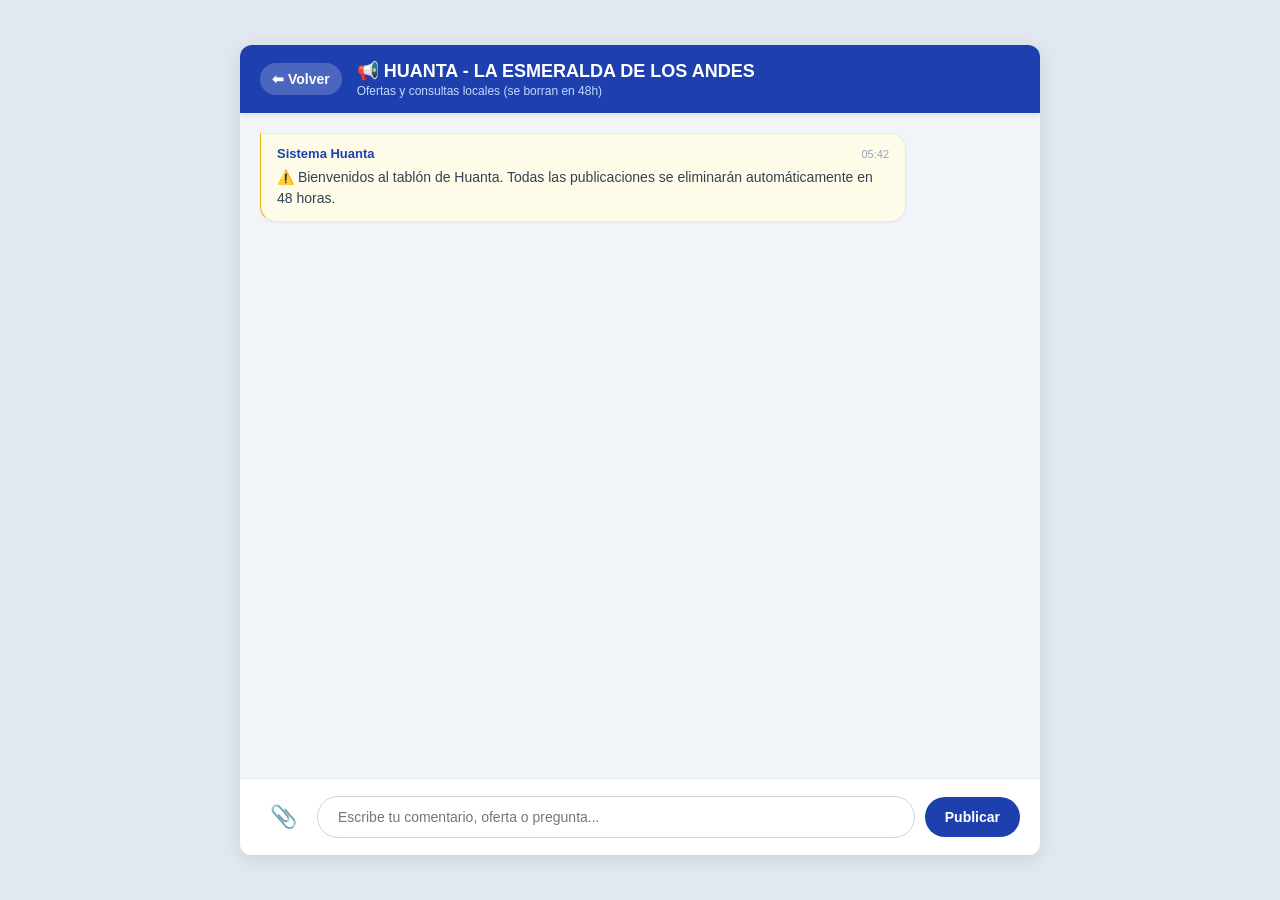
<file: QUINTANA_Marketplace/Chat/Chat.html>
<!DOCTYPE html>
<html lang="es">
<head>
    <meta charset="UTF-8">
    <meta name="viewport" content="width=device-width, initial-scale=1.0">
    <title>Comunidad Huanta</title>
    <link rel="stylesheet" href="Chat.css">
</head>
<body>
    <div class="foro-container">
        
        <header class="foro-header">
            <a href="../index.html" class="btn-volver">⬅ Volver</a>
            <div class="foro-info">
                <h2>📢 HUANTA - LA ESMERALDA DE LOS ANDES </h2>
                <p>Ofertas y consultas locales (se borran en 48h)</p>
            </div>
        </header>

        <main class="foro-mensajes" id="chat-mensajes">
            <!-- Los comentarios aparecerán aquí -->
        </main>

        <footer class="foro-input-area">
            <!-- Etiqueta para mostrar el nombre del archivo seleccionado -->
            <div id="info-archivo" class="info-archivo"></div>
            
            <form id="form-chat">
                <!-- Botón de clip ocultando el input real de archivos -->
                <label for="input-archivo" class="btn-adjuntar" title="Adjuntar foto, video o audio">📎</label>
                <input type="file" id="input-archivo" accept="image/*, video/*, audio/*" hidden>

                <input 
                    type="text" 
                    id="input-mensaje" 
                    placeholder="Escribe tu comentario, oferta o pregunta..." 
                    autocomplete="off"
                >
                <button type="submit" id="btn-enviar">Publicar</button>
            </form>
        </footer>

    </div>

    <script src="Chat.js"></script>
</body>
</html>
</file>
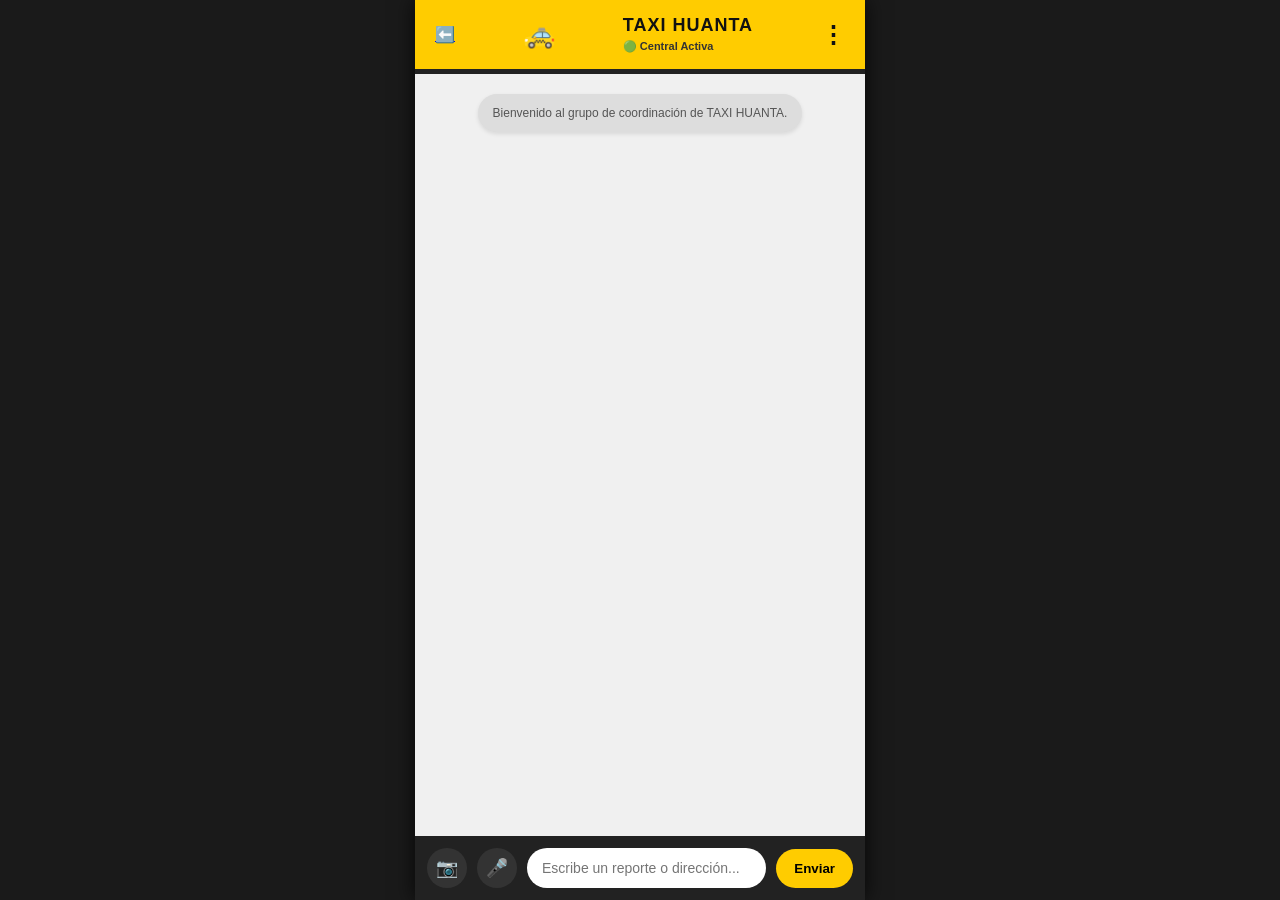
<file: QUINTANA_Marketplace/TAXI_HUANTA/TAXI_HUANTA.html>
<!DOCTYPE html>
<html lang="es">
<head>
    <meta charset="UTF-8">
    <meta name="viewport" content="width=device-width, initial-scale=1.0">
    <title>TAXI HUANTA</title>
    <link rel="stylesheet" href="TAXI_HUANTA.css">
</head>
<body>
    <div class="app-container">
        <!-- Encabezado -->
        <header class="taxi-header">
            <!-- BOTÓN PARA REGRESAR AQUÍ -->
            <a href="../index.html" class="btn-volver-taxi">⬅️</a>
            
            <div class="logo">🚕</div>
            <div class="title-container">
                <h1>TAXI HUANTA</h1>
                <span class="status">🟢 Central Activa</span>
            </div>
            <div class="menu-icon">⋮</div>
        </header>

        <!-- Área de mensajes -->
        <main id="chat-box" class="chat-box">
            <div class="msg system">Bienvenido al grupo de coordinación de TAXI HUANTA.</div>
        </main>

        <!-- Barra de controles -->
        <footer class="input-area">
            <!-- Botones ocultos para subir archivos -->
            <input type="file" id="input-foto" accept="image/*" hidden>
            <input type="file" id="input-audio" accept="audio/*" hidden>

            <button id="btn-foto" class="icon-btn" title="Enviar Foto">📷</button>
            <button id="btn-audio" class="icon-btn" title="Enviar Audio">🎤</button>
            
            <input type="text" id="input-texto" placeholder="Escribe un reporte o dirección...">
            
            <button id="btn-enviar" class="send-btn">Enviar</button>
        </footer>
    </div>
    <script src="TAXI_HUANTA.js"></script>
</body>
</html>
</file>
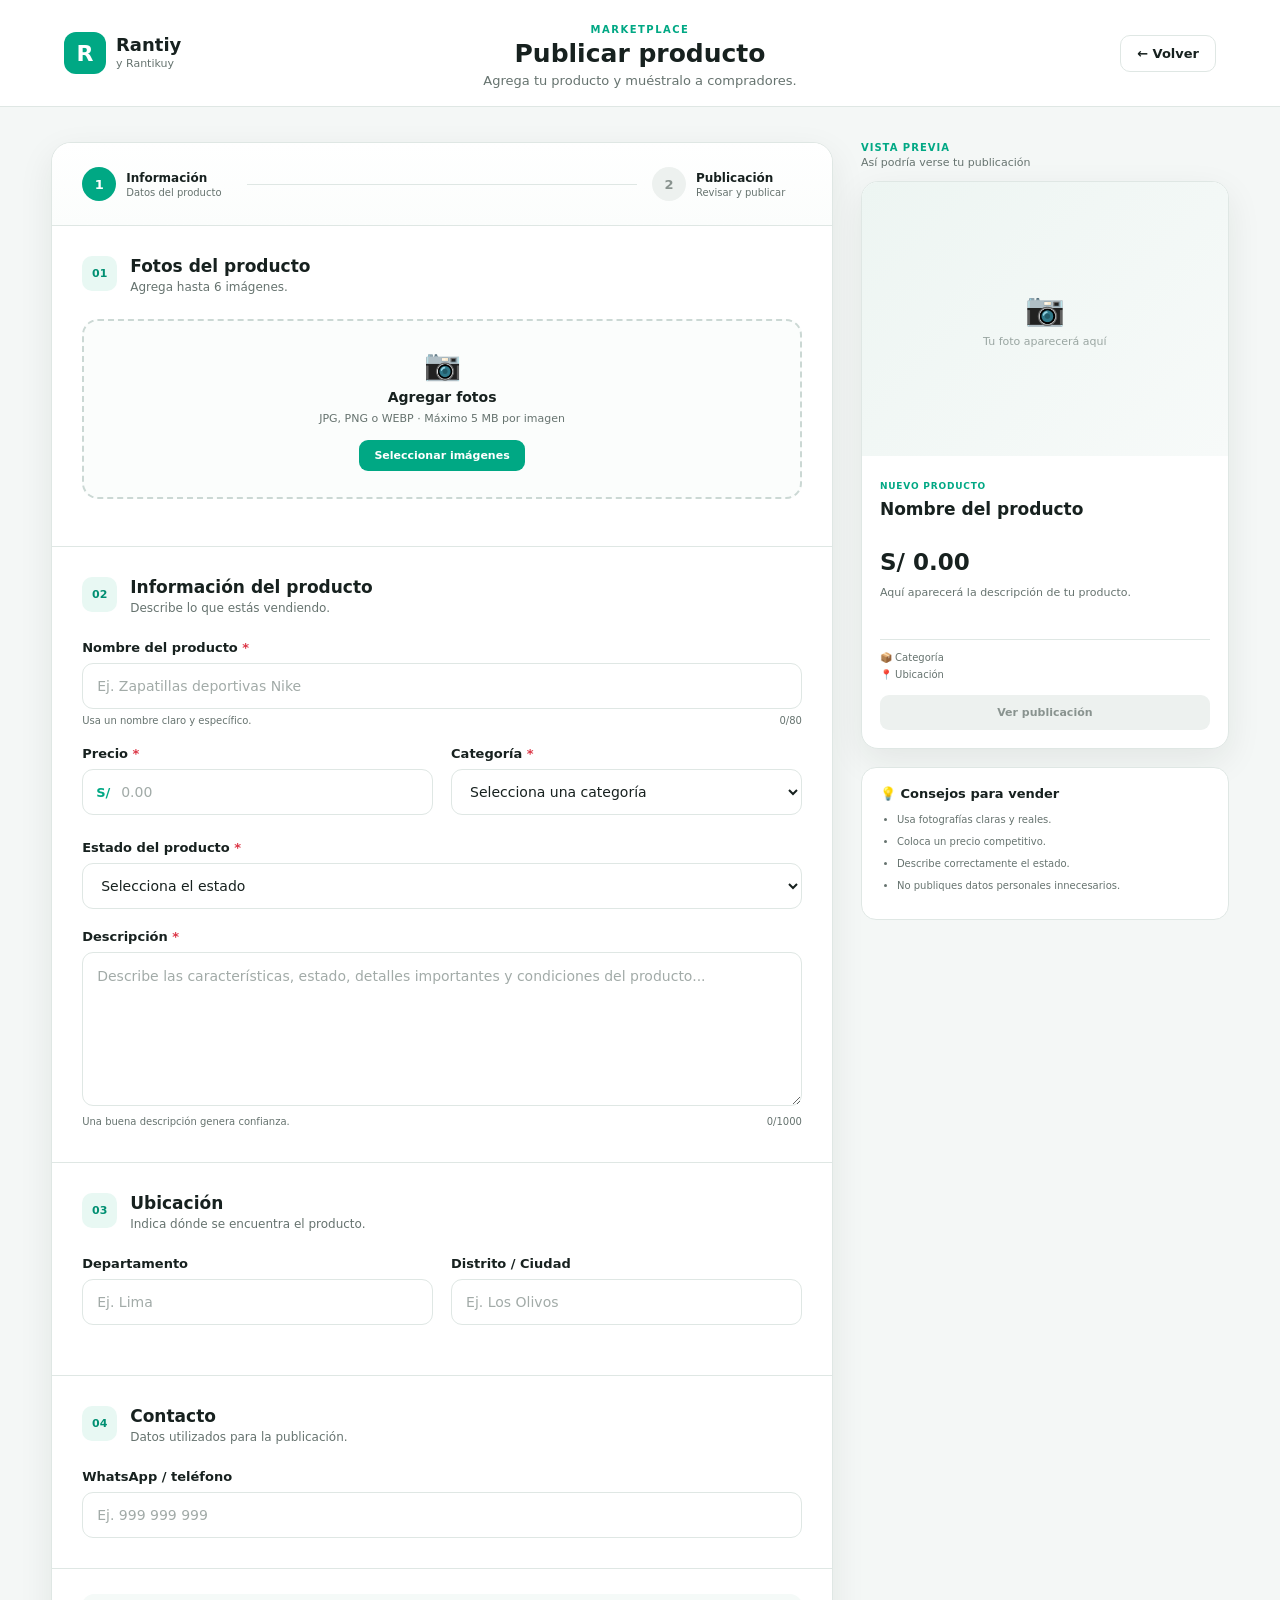
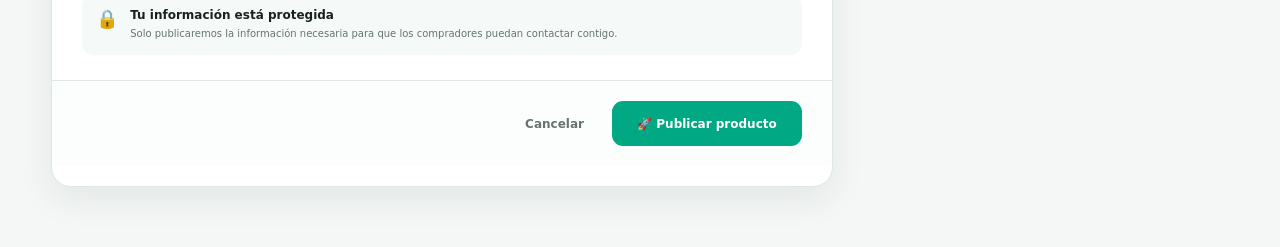
<file: QUINTANA_Marketplace/Vender/Vender.html>
<!DOCTYPE html>
<html lang="es">
<head>
    <meta charset="UTF-8">
    <meta name="viewport" content="width=device-width, initial-scale=1.0">

    <meta
        name="description"
        content="Publica productos y servicios en Rantiy y Rantikuy."
    >

    <title>Publicar | Rantiy y Rantikuy</title>

    <link rel="stylesheet" href="Vender.css">
</head>

<body>

    <main class="pagina-vender">

        <!-- CABECERA -->
        <header class="cabecera-vender">

            <a href="../index.html" class="logo-vender">
                <span class="logo-icono">R</span>

                <span>
                    <strong>Rantiy</strong>
                    <small>y Rantikuy</small>
                </span>
            </a>

            <div class="titulo-cabecera">
                <span class="etiqueta">MARKETPLACE</span>
                <h1>Publicar producto</h1>
                <p>Agrega tu producto y muéstralo a compradores.</p>
            </div>

            <a href="../index.html" class="btn-regresar">
                ← Volver
            </a>

        </header>


        <!-- CONTENIDO PRINCIPAL -->
        <section class="contenido-vender">

            <!-- FORMULARIO -->
            <div class="tarjeta-formulario">

                <div class="progreso">
                    <div class="progreso-activo">
                        <span>1</span>
                        <div>
                            <strong>Información</strong>
                            <small>Datos del producto</small>
                        </div>
                    </div>

                    <div class="linea-progreso"></div>

                    <div class="progreso-paso">
                        <span>2</span>
                        <div>
                            <strong>Publicación</strong>
                            <small>Revisar y publicar</small>
                        </div>
                    </div>
                </div>


                <form id="form-vender" novalidate>

                    <!-- FOTOS -->
                    <section class="seccion-formulario">

                        <div class="titulo-seccion">
                            <div class="numero-seccion">01</div>

                            <div>
                                <h2>Fotos del producto</h2>
                                <p>Agrega hasta 6 imágenes.</p>
                            </div>
                        </div>


                        <label
                            for="imagenes"
                            class="zona-imagenes"
                            id="zona-imagenes"
                        >

                            <div class="icono-camara">📷</div>

                            <strong>Agregar fotos</strong>

                            <span>
                                JPG, PNG o WEBP · Máximo 5 MB por imagen
                            </span>

                            <button
                                type="button"
                                class="btn-seleccionar"
                                id="btn-seleccionar"
                            >
                                Seleccionar imágenes
                            </button>

                        </label>

                        <input
                            type="file"
                            id="imagenes"
                            name="imagenes"
                            accept="image/jpeg,image/png,image/webp"
                            multiple
                            hidden
                        >

                        <div
                            class="galeria-preview"
                            id="galeria-preview"
                            aria-live="polite"
                        ></div>

                        <p
                            class="mensaje-error"
                            id="error-imagenes"
                        ></p>

                    </section>


                    <!-- INFORMACIÓN -->
                    <section class="seccion-formulario">

                        <div class="titulo-seccion">

                            <div class="numero-seccion">02</div>

                            <div>
                                <h2>Información del producto</h2>
                                <p>Describe lo que estás vendiendo.</p>
                            </div>

                        </div>


                        <!-- NOMBRE -->
                        <div class="campo">

                            <label for="nombre">
                                Nombre del producto
                                <span>*</span>
                            </label>

                            <input
                                type="text"
                                id="nombre"
                                name="nombre"
                                required
                                maxlength="80"
                                autocomplete="off"
                                placeholder="Ej. Zapatillas deportivas Nike"
                            >

                            <div class="campo-footer">
                                <small>Usa un nombre claro y específico.</small>
                                <small>
                                    <span id="contador-nombre">0</span>/80
                                </small>
                            </div>

                            <p class="mensaje-error" id="error-nombre"></p>

                        </div>


                        <!-- PRECIO -->
                        <div class="fila-campos">

                            <div class="campo">

                                <label for="precio">
                                    Precio
                                    <span>*</span>
                                </label>

                                <div class="input-precio">
                                    <span>S/</span>

                                    <input
                                        type="number"
                                        id="precio"
                                        name="precio"
                                        required
                                        min="0.01"
                                        max="9999999"
                                        step="0.01"
                                        inputmode="decimal"
                                        placeholder="0.00"
                                    >
                                </div>

                                <p
                                    class="mensaje-error"
                                    id="error-precio"
                                ></p>

                            </div>


                            <!-- CATEGORÍA -->
                            <div class="campo">

                                <label for="categoria">
                                    Categoría
                                    <span>*</span>
                                </label>

                                <select
                                    id="categoria"
                                    name="categoria"
                                    required
                                >

                                    <option value="">
                                        Selecciona una categoría
                                    </option>

                                    <option value="tecnologia">
                                        💻 Tecnología
                                    </option>

                                    <option value="celulares">
                                        📱 Celulares
                                    </option>

                                    <option value="ropa">
                                        👕 Ropa y accesorios
                                    </option>

                                    <option value="hogar">
                                        🏠 Hogar
                                    </option>

                                    <option value="vehiculos">
                                        🚗 Vehículos
                                    </option>

                                    <option value="videojuegos">
                                        🎮 Videojuegos
                                    </option>

                                    <option value="deportes">
                                        ⚽ Deportes
                                    </option>

                                    <option value="servicios">
                                        🛠️ Servicios
                                    </option>

                                    <option value="otros">
                                        📦 Otros
                                    </option>

                                </select>

                                <p
                                    class="mensaje-error"
                                    id="error-categoria"
                                ></p>

                            </div>

                        </div>


                        <!-- CONDICIÓN -->
                        <div class="campo">

                            <label for="condicion">
                                Estado del producto
                                <span>*</span>
                            </label>

                            <select
                                id="condicion"
                                name="condicion"
                                required
                            >

                                <option value="">
                                    Selecciona el estado
                                </option>

                                <option value="nuevo">
                                    Nuevo
                                </option>

                                <option value="como-nuevo">
                                    Como nuevo
                                </option>

                                <option value="buen-estado">
                                    Buen estado
                                </option>

                                <option value="usado">
                                    Usado
                                </option>

                            </select>

                            <p
                                class="mensaje-error"
                                id="error-condicion"
                            ></p>

                        </div>


                        <!-- DESCRIPCIÓN -->
                        <div class="campo">

                            <label for="descripcion">
                                Descripción
                                <span>*</span>
                            </label>

                            <textarea
                                id="descripcion"
                                name="descripcion"
                                required
                                maxlength="1000"
                                rows="6"
                                placeholder="Describe las características, estado, detalles importantes y condiciones del producto..."
                            ></textarea>

                            <div class="campo-footer">

                                <small>
                                    Una buena descripción genera confianza.
                                </small>

                                <small>
                                    <span id="contador-descripcion">0</span>/1000
                                </small>

                            </div>

                            <p
                                class="mensaje-error"
                                id="error-descripcion"
                            ></p>

                        </div>

                    </section>


                    <!-- UBICACIÓN -->
                    <section class="seccion-formulario">

                        <div class="titulo-seccion">

                            <div class="numero-seccion">03</div>

                            <div>
                                <h2>Ubicación</h2>
                                <p>Indica dónde se encuentra el producto.</p>
                            </div>

                        </div>


                        <div class="fila-campos">

                            <div class="campo">

                                <label for="departamento">
                                    Departamento
                                </label>

                                <input
                                    type="text"
                                    id="departamento"
                                    name="departamento"
                                    maxlength="60"
                                    placeholder="Ej. Lima"
                                >

                            </div>


                            <div class="campo">

                                <label for="distrito">
                                    Distrito / Ciudad
                                </label>

                                <input
                                    type="text"
                                    id="distrito"
                                    name="distrito"
                                    maxlength="60"
                                    placeholder="Ej. Los Olivos"
                                >

                            </div>

                        </div>

                    </section>


                    <!-- CONTACTO -->
                    <section class="seccion-formulario">

                        <div class="titulo-seccion">

                            <div class="numero-seccion">04</div>

                            <div>
                                <h2>Contacto</h2>
                                <p>Datos utilizados para la publicación.</p>
                            </div>

                        </div>


                        <div class="campo">

                            <label for="telefono">
                                WhatsApp / teléfono
                            </label>

                            <input
                                type="tel"
                                id="telefono"
                                name="telefono"
                                maxlength="20"
                                inputmode="tel"
                                placeholder="Ej. 999 999 999"
                            >

                        </div>

                    </section>


                    <!-- AVISO -->
                    <div class="aviso-seguridad">

                        <span>🔒</span>

                        <div>
                            <strong>Tu información está protegida</strong>

                            <p>
                                Solo publicaremos la información necesaria
                                para que los compradores puedan contactar
                                contigo.
                            </p>
                        </div>

                    </div>


                    <!-- BOTÓN -->
                    <div class="acciones-formulario">

                        <a
                            href="../index.html"
                            class="btn-cancelar"
                        >
                            Cancelar
                        </a>

                        <button
                            type="submit"
                            id="btn-publicar"
                            class="btn-publicar"
                        >
                            <span class="texto-boton">
                                🚀 Publicar producto
                            </span>

                            <span
                                class="loader-boton"
                                aria-hidden="true"
                            ></span>
                        </button>

                    </div>

                    <p
                        class="mensaje-general"
                        id="mensaje-general"
                        role="alert"
                    ></p>

                </form>

            </div>


            <!-- VISTA PREVIA -->
            <aside class="panel-preview">

                <div class="preview-cabecera">
                    <span>VISTA PREVIA</span>
                    <small>Así podría verse tu publicación</small>
                </div>


                <article class="tarjeta-producto">

                    <div
                        class="producto-imagen"
                        id="producto-imagen"
                    >

                        <div class="placeholder-imagen">
                            <span>📷</span>
                            <p>Tu foto aparecerá aquí</p>
                        </div>

                    </div>


                    <div class="producto-contenido">

                        <div class="producto-categoria">
                            NUEVO PRODUCTO
                        </div>

                        <h3 id="preview-nombre">
                            Nombre del producto
                        </h3>

                        <div
                            class="producto-precio"
                            id="preview-precio"
                        >
                            S/ 0.00
                        </div>

                        <p
                            class="producto-descripcion"
                            id="preview-descripcion"
                        >
                            Aquí aparecerá la descripción de tu producto.
                        </p>


                        <div class="producto-meta">

                            <span id="preview-categoria">
                                📦 Categoría
                            </span>

                            <span id="preview-ubicacion">
                                📍 Ubicación
                            </span>

                        </div>


                        <button
                            type="button"
                            class="preview-boton"
                            disabled
                        >
                            Ver publicación
                        </button>

                    </div>

                </article>


                <div class="consejos">

                    <h3>💡 Consejos para vender</h3>

                    <ul>

                        <li>
                            Usa fotografías claras y reales.
                        </li>

                        <li>
                            Coloca un precio competitivo.
                        </li>

                        <li>
                            Describe correctamente el estado.
                        </li>

                        <li>
                            No publiques datos personales innecesarios.
                        </li>

                    </ul>

                </div>

            </aside>

        </section>

    </main>


    <!-- Lógica exclusiva de este módulo -->
    <script src="Vender.js"></script>

</body>
</html>
</file>
<file: QUINTANA_Marketplace/Chat/Chat.css>
/* --- ESTILOS GENERALES --- */
* {
    margin: 0;
    padding: 0;
    box-sizing: border-box;
    font-family: 'Segoe UI', Roboto, Helvetica, Arial, sans-serif;
}

body {
    background-color: #e2e8f0; /* Fondo grisáceo para resaltar el chat */
    display: flex;
    justify-content: center;
    align-items: center;
    height: 100vh;
}

/* --- CONTENEDOR PRINCIPAL --- */
.foro-container {
    width: 100%;
    max-width: 800px;
    height: 100vh;
    background-color: #ffffff;
    display: flex;
    flex-direction: column;
    box-shadow: 0 4px 20px rgba(0, 0, 0, 0.1);
}

@media (min-width: 800px) {
    .foro-container {
        height: 90vh; /* En PC no ocupará toda la pantalla de alto */
        border-radius: 12px;
        overflow: hidden;
    }
}

/* --- CABECERA (HEADER) --- */
.foro-header {
    background-color: #1e40af; /* Azul oscuro elegante */
    color: white;
    padding: 15px 20px;
    display: flex;
    align-items: center;
    gap: 15px;
    box-shadow: 0 2px 5px rgba(0,0,0,0.1);
    z-index: 10;
}

.btn-volver {
    color: white;
    text-decoration: none;
    font-size: 14px;
    font-weight: 600;
    background: rgba(255, 255, 255, 0.2);
    padding: 8px 12px;
    border-radius: 20px;
    transition: background 0.3s;
}

.btn-volver:hover {
    background: rgba(255, 255, 255, 0.3);
}

.foro-info h2 {
    font-size: 18px;
    margin-bottom: 2px;
}

.foro-info p {
    font-size: 12px;
    color: #bfdbfe;
}

/* --- ÁREA DE MENSAJES --- */
.foro-mensajes {
    flex: 1;
    padding: 20px;
    overflow-y: auto;
    background-color: #f1f5f9;
    display: flex;
    flex-direction: column;
    gap: 15px;
}

/* --- BURBUJAS DE COMENTARIO --- */
.comentario {
    background: white;
    padding: 12px 16px;
    border-radius: 0 16px 16px 16px;
    box-shadow: 0 1px 2px rgba(0,0,0,0.05);
    max-width: 85%;
    align-self: flex-start;
    border: 1px solid #e2e8f0;
    position: relative;
}

.comentario-header {
    display: flex;
    justify-content: space-between;
    align-items: center;
    margin-bottom: 6px;
    gap: 15px;
}

.autor {
    font-weight: 700;
    font-size: 13px;
    color: #1e40af;
}

.hora {
    font-size: 11px;
    color: #94a3b8;
}

.texto {
    font-size: 14px;
    color: #334155;
    line-height: 1.5;
    word-wrap: break-word;
}

/* --- ZONA DE INPUT Y FORMULARIO --- */
.foro-input-area {
    background-color: #ffffff;
    padding: 15px 20px;
    border-top: 1px solid #e2e8f0;
}

#form-chat {
    display: flex;
    align-items: center;
    gap: 10px;
}

/* Input de texto */
#input-mensaje {
    flex: 1;
    padding: 12px 20px;
    border: 1px solid #cbd5e1;
    border-radius: 24px;
    font-size: 14px;
    outline: none;
    transition: border-color 0.3s;
}

#input-mensaje:focus {
    border-color: #1e40af;
}

/* Botón de Enviar */
#btn-enviar {
    background-color: #1e40af;
    color: white;
    border: none;
    padding: 12px 20px;
    border-radius: 24px;
    cursor: pointer;
    font-weight: 600;
    font-size: 14px;
    transition: background-color 0.3s;
}

#btn-enviar:hover {
    background-color: #1e3a8a;
}

/* --- ADJUNTAR ARCHIVOS (Tus estilos mejorados) --- */
.btn-adjuntar {
    background-color: transparent;
    color: #64748b;
    border: none;
    padding: 10px;
    border-radius: 50%;
    cursor: pointer;
    font-size: 22px;
    display: flex;
    align-items: center;
    justify-content: center;
    transition: 0.2s;
}

.btn-adjuntar:hover {
    background-color: #f1f5f9;
    color: #1e40af;
}

.info-archivo {
    font-size: 12px;
    color: #1e40af;
    margin-bottom: 8px;
    font-weight: 600;
    display: none;
    background: #eff6ff;
    padding: 8px 12px;
    border-radius: 6px;
    border: 1px dashed #bfdbfe;
}

/* --- MULTIMEDIA DENTRO DEL COMENTARIO --- */
.multimedia-comentario {
    margin-top: 12px;
    border-radius: 12px;
    overflow: hidden;
    background: #f8fafc;
    border: 1px solid #e2e8f0;
}

.multimedia-comentario img,
.multimedia-comentario video {
    width: 100%;
    max-height: 250px;
    object-fit: contain; /* Evita que las fotos se deformen */
    display: block;
    background-color: #0f172a;
}

.multimedia-comentario audio {
    width: 100%;
    height: 40px;
    display: block;
}
</file>
<file: QUINTANA_Marketplace/TAXI_HUANTA/TAXI_HUANTA.css>
* { 
    box-sizing: border-box; 
    margin: 0; 
    padding: 0; 
}

body { 
    font-family: 'Segoe UI', Tahoma, Geneva, Verdana, sans-serif; 
    background-color: #1a1a1a; /* Fondo oscuro para el navegador */
    display: flex; 
    justify-content: center; 
    height: 100vh; 
}

.app-container { 
    width: 100%; 
    max-width: 450px; /* Tamaño tipo celular */
    background-color: #e5e5e5; 
    display: flex; 
    flex-direction: column; 
    height: 100vh; 
    box-shadow: 0 0 20px rgba(0,0,0,0.8); 
}

.taxi-header { 
    background-color: #FFCC00; /* Amarillo Taxi */
    color: #111; 
    padding: 15px 20px; 
    display: flex; 
    align-items: center; 
    justify-content: space-between; 
    border-bottom: 5px solid #222; /* Franja negra */
}

.taxi-header h1 {
    font-size: 18px;
    font-weight: 900;
    letter-spacing: 1px;
}

.status { 
    font-size: 11px; 
    font-weight: bold;
    color: #333;
}

.logo { font-size: 26px; }
.menu-icon { font-size: 24px; font-weight: bold; cursor: pointer; }

.chat-box { 
    flex: 1; 
    padding: 20px 15px; 
    overflow-y: auto; 
    display: flex; 
    flex-direction: column; 
    gap: 15px; 
    background-color: #f0f0f0; 
}

/* Estilos de los mensajes */
.msg { 
    max-width: 85%; 
    padding: 12px 15px; 
    border-radius: 12px; 
    box-shadow: 0 2px 4px rgba(0,0,0,0.1); 
    word-wrap: break-word; 
    font-size: 14px;
}

.msg.system {
    align-self: center;
    background-color: #ddd;
    color: #555;
    font-size: 12px;
    text-align: center;
    border-radius: 20px;
}

.msg.own { 
    align-self: flex-end; 
    background-color: #FFCC00; 
    color: #000;
    border-bottom-right-radius: 2px; 
    font-weight: 500;
}

.msg img { 
    max-width: 100%; 
    border-radius: 8px; 
    margin-top: 5px; 
    border: 2px solid rgba(0,0,0,0.1);
}

.msg audio { 
    max-width: 100%; 
    margin-top: 5px; 
    height: 40px;
}

/* Barra inferior */
.input-area { 
    background: #222; /* Fondo negro abajo */
    padding: 12px; 
    display: flex; 
    align-items: center; 
    gap: 10px; 
}

.icon-btn { 
    background: #333; 
    border: none; 
    color: white;
    font-size: 18px; 
    cursor: pointer; 
    width: 40px;
    height: 40px;
    border-radius: 50%; 
    transition: 0.2s; 
    display: flex;
    justify-content: center;
    align-items: center;
}

.icon-btn:hover { background: #555; }

#input-texto { 
    flex: 1; 
    padding: 12px 15px; 
    border: none; 
    border-radius: 25px; 
    outline: none; 
    font-size: 14px;
}

.send-btn { 
    background: #FFCC00; 
    color: #000; 
    border: none; 
    padding: 12px 18px; 
    border-radius: 25px; 
    font-weight: bold; 
    cursor: pointer; 
    transition: 0.2s;
}

.send-btn:active { transform: scale(0.95); }
</file>
<file: QUINTANA_Marketplace/Vender/Vender.css>
* {
    box-sizing: border-box;
}

:root {
    --verde: #00a884;
    --verde-oscuro: #008f72;
    --verde-claro: #e8f8f3;

    --fondo: #f4f7f6;
    --blanco: #ffffff;

    --texto: #17211f;
    --texto-secundario: #66736f;

    --borde: #dfe7e4;
    --error: #dc3545;

    --sombra: 0 12px 35px rgba(23, 33, 31, 0.08);
}

html {
    scroll-behavior: smooth;
}

body {
    margin: 0;

    font-family:
        Inter,
        system-ui,
        -apple-system,
        BlinkMacSystemFont,
        "Segoe UI",
        Arial,
        sans-serif;

    background: var(--fondo);
    color: var(--texto);
}


/* =====================================================
   PÁGINA
===================================================== */

.pagina-vender {
    width: 100%;
    min-height: 100vh;
}


/* =====================================================
   CABECERA
===================================================== */

.cabecera-vender {
    width: 100%;

    min-height: 90px;

    display: grid;

    grid-template-columns:
        minmax(190px, 1fr)
        minmax(300px, 2fr)
        minmax(120px, 1fr);

    align-items: center;

    gap: 30px;

    padding: 18px 5%;

    background: var(--blanco);

    border-bottom: 1px solid var(--borde);
}


.logo-vender {
    display: inline-flex;

    align-items: center;

    gap: 10px;

    color: var(--texto);

    text-decoration: none;

    width: max-content;
}

.logo-vender strong {
    display: block;

    font-size: 18px;

    line-height: 1;
}

.logo-vender small {
    display: block;

    margin-top: 3px;

    color: var(--texto-secundario);

    font-size: 11px;
}

.logo-icono {
    width: 42px;
    height: 42px;

    display: grid;
    place-items: center;

    border-radius: 12px;

    background: var(--verde);

    color: white;

    font-size: 22px;
    font-weight: 800;
}


.titulo-cabecera {
    text-align: center;
}

.etiqueta {
    display: inline-block;

    margin-bottom: 4px;

    color: var(--verde);

    font-size: 10px;

    font-weight: 800;

    letter-spacing: 1.5px;
}

.titulo-cabecera h1 {
    margin: 0;

    font-size: 25px;
}

.titulo-cabecera p {
    margin: 5px 0 0;

    color: var(--texto-secundario);

    font-size: 13px;
}


.btn-regresar {
    justify-self: end;

    padding: 10px 16px;

    border: 1px solid var(--borde);

    border-radius: 10px;

    color: var(--texto);

    text-decoration: none;

    font-size: 13px;
    font-weight: 700;

    background: white;

    transition:
        transform 0.2s ease,
        border-color 0.2s ease;
}

.btn-regresar:hover {
    border-color: var(--verde);

    transform: translateY(-1px);
}


/* =====================================================
   CONTENIDO
===================================================== */

.contenido-vender {
    width: min(1250px, 92%);

    margin: 35px auto 60px;

    display: grid;

    grid-template-columns:
        minmax(0, 1.7fr)
        minmax(300px, 0.8fr);

    gap: 28px;

    align-items: start;
}


/* =====================================================
   TARJETA FORMULARIO
===================================================== */

.tarjeta-formulario {
    background: var(--blanco);

    border: 1px solid var(--borde);

    border-radius: 20px;

    box-shadow: var(--sombra);

    overflow: hidden;
}


/* =====================================================
   PROGRESO
===================================================== */

.progreso {
    display: flex;

    align-items: center;

    padding: 24px 30px;

    border-bottom: 1px solid var(--borde);

    background:
        linear-gradient(
            180deg,
            #ffffff,
            #fbfdfc
        );
}

.progreso-activo,
.progreso-paso {
    display: flex;

    align-items: center;

    gap: 10px;

    min-width: 150px;
}

.progreso-activo > span,
.progreso-paso > span {
    width: 34px;
    height: 34px;

    display: grid;
    place-items: center;

    border-radius: 50%;

    font-size: 13px;

    font-weight: 800;
}

.progreso-activo > span {
    background: var(--verde);

    color: white;
}

.progreso-paso > span {
    background: #edf1ef;

    color: #89938f;
}

.progreso strong {
    display: block;

    font-size: 12px;
}

.progreso small {
    display: block;

    margin-top: 2px;

    color: var(--texto-secundario);

    font-size: 10px;
}

.linea-progreso {
    flex: 1;

    height: 1px;

    margin: 0 15px;

    background: var(--borde);
}


/* =====================================================
   SECCIONES
===================================================== */

.seccion-formulario {
    padding: 30px;

    border-bottom: 1px solid var(--borde);
}

.titulo-seccion {
    display: flex;

    gap: 13px;

    align-items: flex-start;

    margin-bottom: 25px;
}

.numero-seccion {
    width: 35px;
    height: 35px;

    flex-shrink: 0;

    display: grid;
    place-items: center;

    border-radius: 10px;

    background: var(--verde-claro);

    color: var(--verde-oscuro);

    font-size: 11px;

    font-weight: 900;
}

.titulo-seccion h2 {
    margin: 0;

    font-size: 17px;
}

.titulo-seccion p {
    margin: 4px 0 0;

    color: var(--texto-secundario);

    font-size: 12px;
}


/* =====================================================
   FORMULARIOS
===================================================== */

.campo {
    margin-bottom: 20px;
}

.campo:last-child {
    margin-bottom: 0;
}

.campo label {
    display: block;

    margin-bottom: 8px;

    font-size: 13px;

    font-weight: 700;
}

.campo label span {
    color: var(--error);
}

input,
textarea,
select {
    width: 100%;

    border: 1px solid var(--borde);

    border-radius: 11px;

    background: #fff;

    color: var(--texto);

    font-family: inherit;

    font-size: 14px;

    outline: none;

    transition:
        border-color 0.2s ease,
        box-shadow 0.2s ease;
}

input,
select {
    height: 46px;

    padding: 0 14px;
}

textarea {
    min-height: 130px;

    padding: 13px 14px;

    resize: vertical;

    line-height: 1.5;
}

input:focus,
textarea:focus,
select:focus {
    border-color: var(--verde);

    box-shadow:
        0 0 0 3px
        rgba(0, 168, 132, 0.10);
}

input::placeholder,
textarea::placeholder {
    color: #a2aba8;
}

select {
    cursor: pointer;
}


.fila-campos {
    display: grid;

    grid-template-columns: 1fr 1fr;

    gap: 18px;
}


/* =====================================================
   PRECIO
===================================================== */

.input-precio {
    position: relative;
}

.input-precio > span {
    position: absolute;

    left: 14px;
    top: 50%;

    transform: translateY(-50%);

    color: var(--verde);

    font-size: 13px;

    font-weight: 800;

    pointer-events: none;
}

.input-precio input {
    padding-left: 38px;
}


/* =====================================================
   CONTADORES
===================================================== */

.campo-footer {
    display: flex;

    justify-content: space-between;

    gap: 10px;

    margin-top: 6px;
}

.campo-footer small {
    color: var(--texto-secundario);

    font-size: 10px;
}


/* =====================================================
   ERRORES
===================================================== */

.mensaje-error {
    min-height: 0;

    margin: 5px 0 0;

    color: var(--error);

    font-size: 11px;

    line-height: 1.4;
}

.campo.error input,
.campo.error textarea,
.campo.error select {
    border-color: var(--error);

    box-shadow:
        0 0 0 3px
        rgba(220, 53, 69, 0.07);
}


/* =====================================================
   IMÁGENES
===================================================== */

.zona-imagenes {
    min-height: 180px;

    display: flex;

    flex-direction: column;

    align-items: center;

    justify-content: center;

    gap: 7px;

    padding: 25px;

    border: 2px dashed #cbd8d4;

    border-radius: 16px;

    background: #fbfdfc;

    cursor: pointer;

    transition:
        border-color 0.2s ease,
        background 0.2s ease;
}

.zona-imagenes:hover,
.zona-imagenes.dragover {
    border-color: var(--verde);

    background: var(--verde-claro);
}

.icono-camara {
    font-size: 30px;
}

.zona-imagenes strong {
    font-size: 14px;
}

.zona-imagenes > span {
    color: var(--texto-secundario);

    font-size: 11px;

    text-align: center;
}

.btn-seleccionar {
    margin-top: 8px;

    padding: 9px 15px;

    border: 0;

    border-radius: 9px;

    background: var(--verde);

    color: white;

    font-family: inherit;

    font-size: 11px;

    font-weight: 800;

    cursor: pointer;
}


.galeria-preview {
    display: grid;

    grid-template-columns:
        repeat(6, minmax(0, 1fr));

    gap: 8px;

    margin-top: 12px;
}

.imagen-preview {
    position: relative;

    aspect-ratio: 1 / 1;

    overflow: hidden;

    border-radius: 10px;

    background: #edf1ef;
}

.imagen-preview img {
    width: 100%;
    height: 100%;

    display: block;

    object-fit: cover;
}

.imagen-principal {
    position: absolute;

    left: 5px;
    bottom: 5px;

    padding: 3px 6px;

    border-radius: 5px;

    background: rgba(0, 0, 0, 0.65);

    color: white;

    font-size: 8px;

    font-weight: 700;
}


/* =====================================================
   AVISO
===================================================== */

.aviso-seguridad {
    display: flex;

    gap: 12px;

    margin: 25px 30px;

    padding: 14px;

    border-radius: 12px;

    background: #f5faf8;
}

.aviso-seguridad > span {
    font-size: 18px;
}

.aviso-seguridad strong {
    display: block;

    font-size: 12px;
}

.aviso-seguridad p {
    margin: 4px 0 0;

    color: var(--texto-secundario);

    font-size: 10px;

    line-height: 1.5;
}


/* =====================================================
   ACCIONES
===================================================== */

.acciones-formulario {
    display: flex;

    justify-content: flex-end;

    align-items: center;

    gap: 10px;

    padding: 20px 30px;

    border-top: 1px solid var(--borde);

    background: #fcfdfd;
}

.btn-cancelar {
    padding: 12px 18px;

    color: var(--texto-secundario);

    text-decoration: none;

    font-size: 12px;

    font-weight: 700;
}

.btn-publicar {
    min-width: 190px;

    min-height: 45px;

    display: flex;

    align-items: center;

    justify-content: center;

    border: 0;

    border-radius: 11px;

    background: var(--verde);

    color: white;

    font-family: inherit;

    font-size: 12px;

    font-weight: 800;

    cursor: pointer;

    transition:
        background 0.2s ease,
        transform 0.2s ease;
}

.btn-publicar:hover:not(:disabled) {
    background: var(--verde-oscuro);

    transform: translateY(-1px);
}

.btn-publicar:disabled {
    opacity: 0.65;

    cursor: not-allowed;
}

.loader-boton {
    display: none;

    width: 17px;
    height: 17px;

    margin-left: 8px;

    border: 2px solid rgba(255, 255, 255, 0.35);

    border-top-color: white;

    border-radius: 50%;

    animation: girar 0.7s linear infinite;
}

.btn-publicar.cargando .loader-boton {
    display: block;
}

.btn-publicar.cargando .texto-boton {
    opacity: 0.85;
}

@keyframes girar {
    to {
        transform: rotate(360deg);
    }
}

.mensaje-general {
    margin: 0;

    padding: 0 30px 20px;

    color: var(--error);

    font-size: 12px;

    text-align: right;
}


/* =====================================================
   PANEL DE VISTA PREVIA
===================================================== */

.panel-preview {
    position: sticky;

    top: 20px;
}

.preview-cabecera {
    margin-bottom: 12px;
}

.preview-cabecera span {
    display: block;

    color: var(--verde);

    font-size: 10px;

    font-weight: 900;

    letter-spacing: 1px;
}

.preview-cabecera small {
    display: block;

    margin-top: 3px;

    color: var(--texto-secundario);

    font-size: 11px;
}


/* =====================================================
   TARJETA PRODUCTO
===================================================== */

.tarjeta-producto {
    overflow: hidden;

    border: 1px solid var(--borde);

    border-radius: 17px;

    background: white;

    box-shadow: var(--sombra);
}

.producto-imagen {
    width: 100%;

    aspect-ratio: 4 / 3;

    display: grid;

    place-items: center;

    background:
        linear-gradient(
            135deg,
            #edf5f2,
            #f7faf9
        );

    overflow: hidden;
}

.producto-imagen img {
    width: 100%;
    height: 100%;

    display: block;

    object-fit: cover;
}

.placeholder-imagen {
    text-align: center;

    color: #9aa6a2;
}

.placeholder-imagen span {
    display: block;

    margin-bottom: 7px;

    font-size: 32px;
}

.placeholder-imagen p {
    margin: 0;

    font-size: 11px;
}


.producto-contenido {
    padding: 18px;
}

.producto-categoria {
    display: inline-block;

    margin-bottom: 7px;

    color: var(--verde);

    font-size: 9px;

    font-weight: 900;

    letter-spacing: 0.8px;
}

.producto-contenido h3 {
    min-height: 42px;

    margin: 0;

    font-size: 17px;

    line-height: 1.3;
}

.producto-precio {
    margin-top: 9px;

    color: var(--texto);

    font-size: 23px;

    font-weight: 900;
}

.producto-descripcion {
    display: -webkit-box;

    min-height: 42px;

    margin: 10px 0;

    overflow: hidden;

    color: var(--texto-secundario);

    font-size: 11px;

    line-height: 1.5;

    -webkit-line-clamp: 3;
    
    -webkit-box-orient: vertical;
}

.producto-meta {
    display: flex;

    flex-direction: column;

    gap: 6px;

    margin-top: 12px;

    padding-top: 12px;

    border-top: 1px solid var(--borde);

    color: var(--texto-secundario);

    font-size: 10px;
}

.preview-boton {
    width: 100%;

    margin-top: 15px;

    padding: 11px;

    border: 0;

    border-radius: 9px;

    background: #edf1ef;

    color: #89938f;

    font-family: inherit;

    font-size: 11px;

    font-weight: 700;
}


/* =====================================================
   CONSEJOS
===================================================== */

.consejos {
    margin-top: 18px;

    padding: 18px;

    border: 1px solid var(--borde);

    border-radius: 15px;

    background: white;
}

.consejos h3 {
    margin: 0 0 12px;

    font-size: 13px;
}

.consejos ul {
    margin: 0;

    padding-left: 17px;
}

.consejos li {
    margin-bottom: 8px;

    color: var(--texto-secundario);

    font-size: 10px;

    line-height: 1.4;
}


/* =====================================================
   RESPONSIVE
===================================================== */

@media (max-width: 950px) {

    .cabecera-vender {
        grid-template-columns: 1fr auto;
    }

    .titulo-cabecera {
        grid-column: 1 / -1;

        grid-row: 2;

        order: 3;
    }

    .contenido-vender {
        grid-template-columns: 1fr;
    }

    .panel-preview {
        position: static;
    }

    .tarjeta-producto {
        max-width: 520px;
    }
}


@media (max-width: 650px) {

    .cabecera-vender {
        padding: 15px 4%;

        gap: 15px;
    }

    .titulo-cabecera h1 {
        font-size: 21px;
    }

    .titulo-cabecera p {
        font-size: 11px;
    }

    .btn-regresar {
        padding: 8px 11px;

        font-size: 11px;
    }

    .contenido-vender {
        width: 94%;

        margin-top: 18px;
    }

    .progreso {
        padding: 18px;
    }

    .progreso-activo,
    .progreso-paso {
        min-width: 0;
    }

    .progreso strong {
        font-size: 10px;
    }

    .progreso small {
        display: none;
    }

    .linea-progreso {
        margin: 0 8px;
    }

    .seccion-formulario {
        padding: 22px 18px;
    }

    .fila-campos {
        grid-template-columns: 1fr;

        gap: 0;
    }

    .galeria-preview {
        grid-template-columns:
            repeat(3, 1fr);
    }

    .aviso-seguridad {
        margin: 20px 18px;
    }

    .acciones-formulario {
        padding: 18px;

        flex-direction: column-reverse;
    }

    .btn-publicar,
    .btn-cancelar {
        width: 100%;

        text-align: center;
    }

    .mensaje-general {
        padding: 0 18px 18px;
    }
}


@media (max-width: 400px) {

    .logo-vender strong {
        font-size: 15px;
    }

    .logo-icono {
        width: 36px;
        height: 36px;

        font-size: 18px;
    }

    .progreso-activo > span,
    .progreso-paso > span {
        width: 29px;
        height: 29px;
    }

    .titulo-seccion h2 {
        font-size: 15px;
    }

    .zona-imagenes {
        min-height: 160px;
    }
}
</file>
